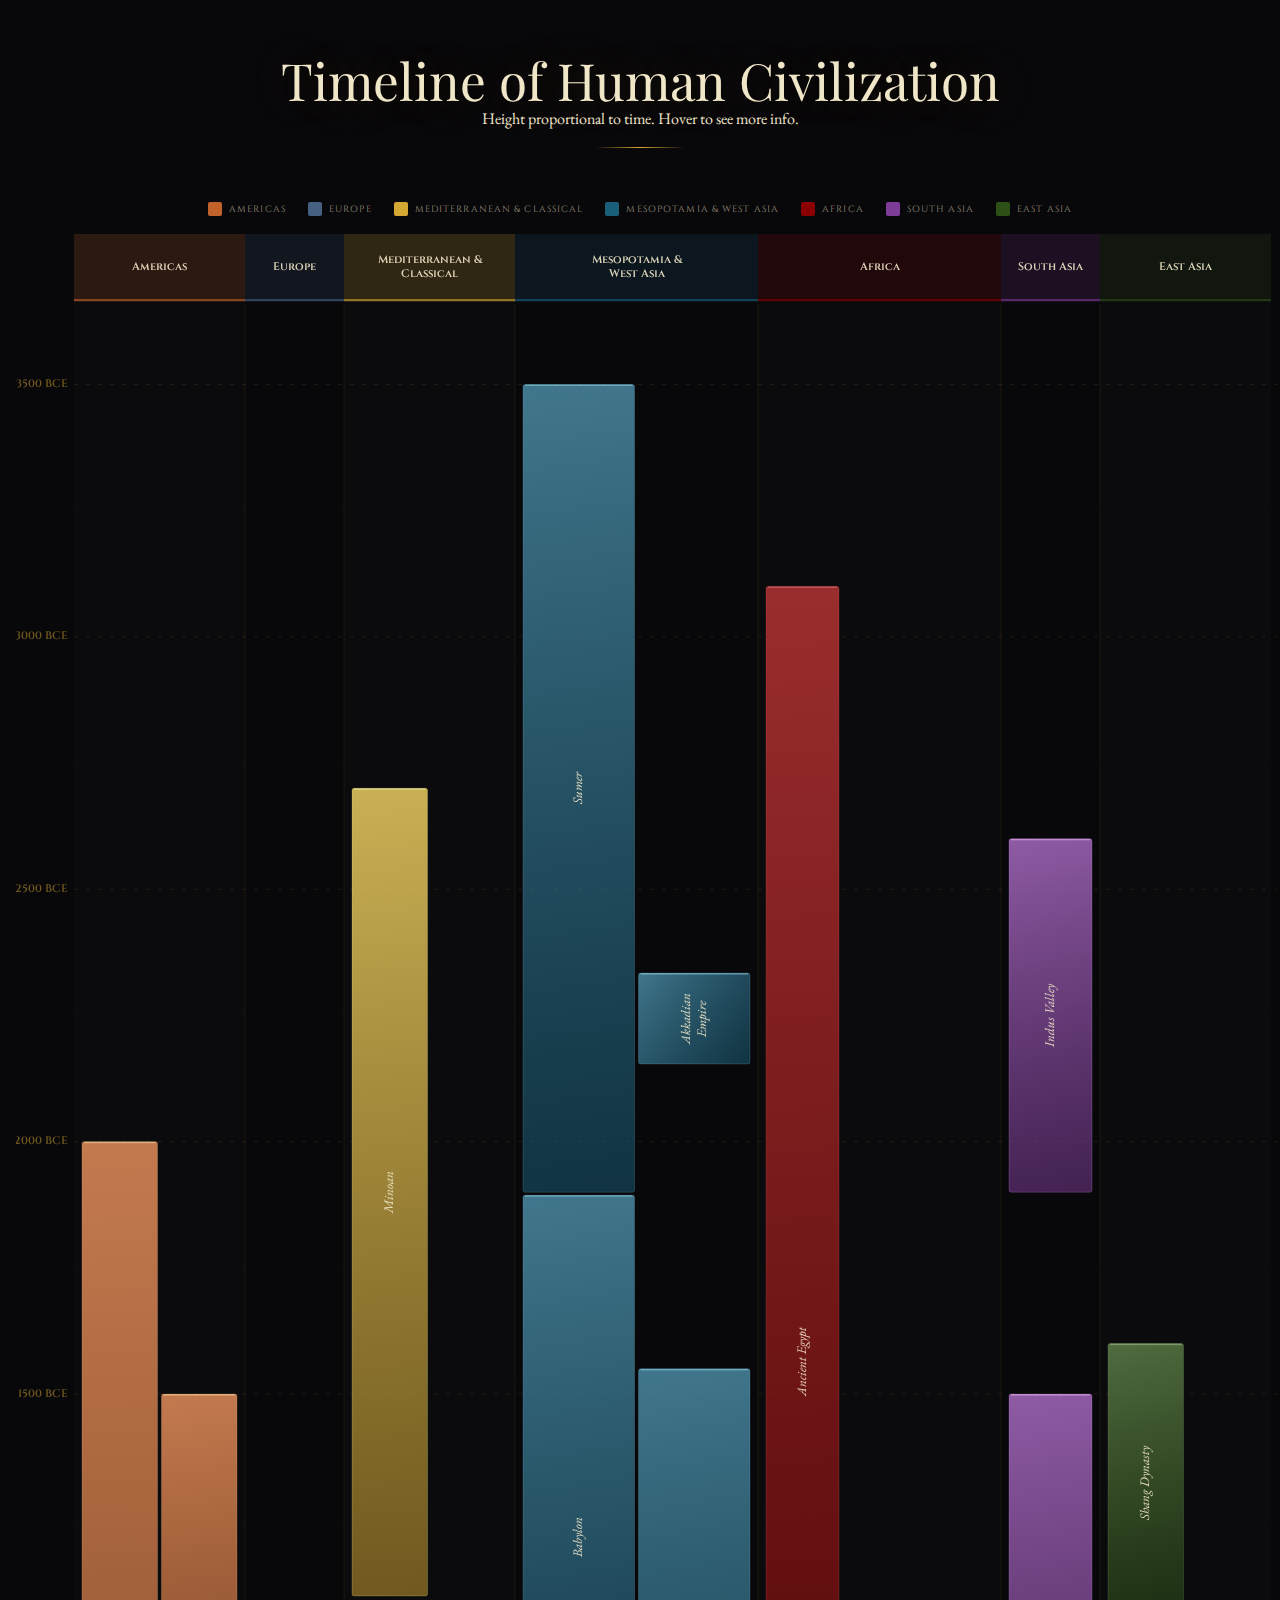
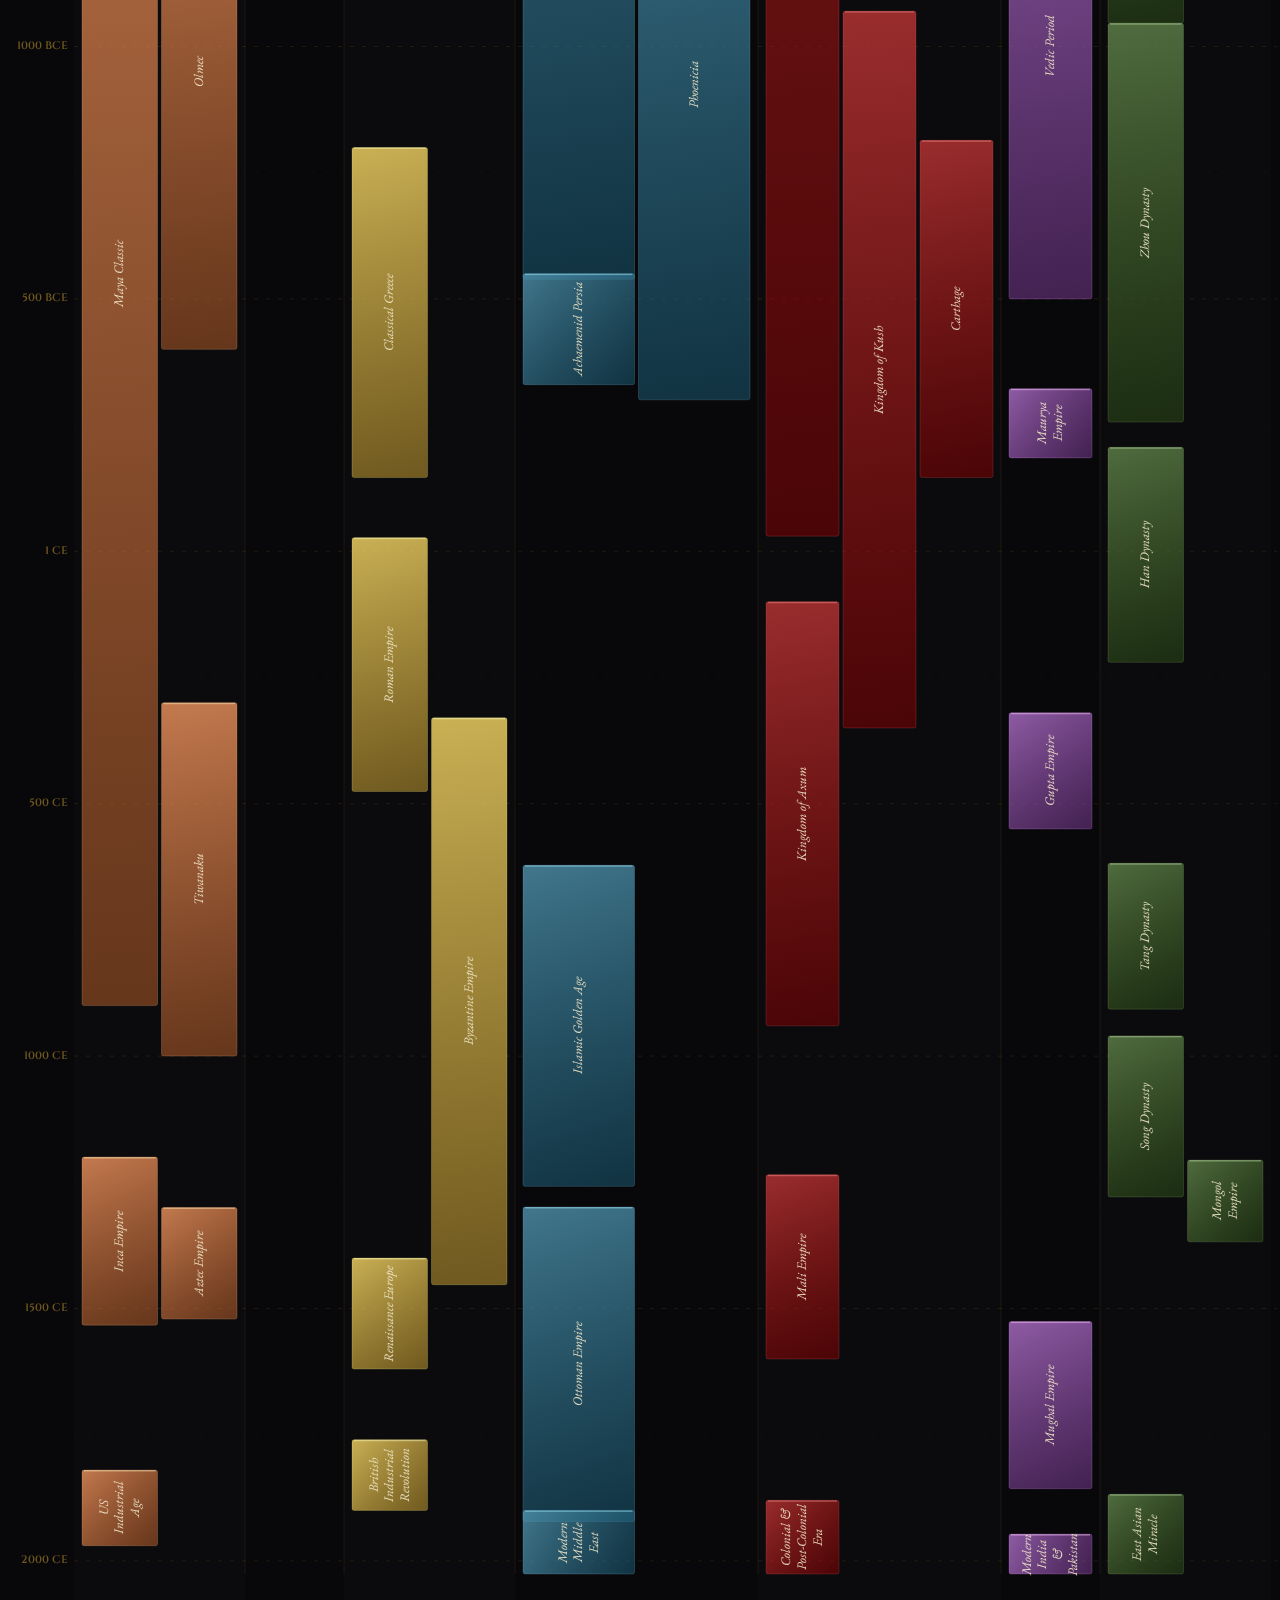
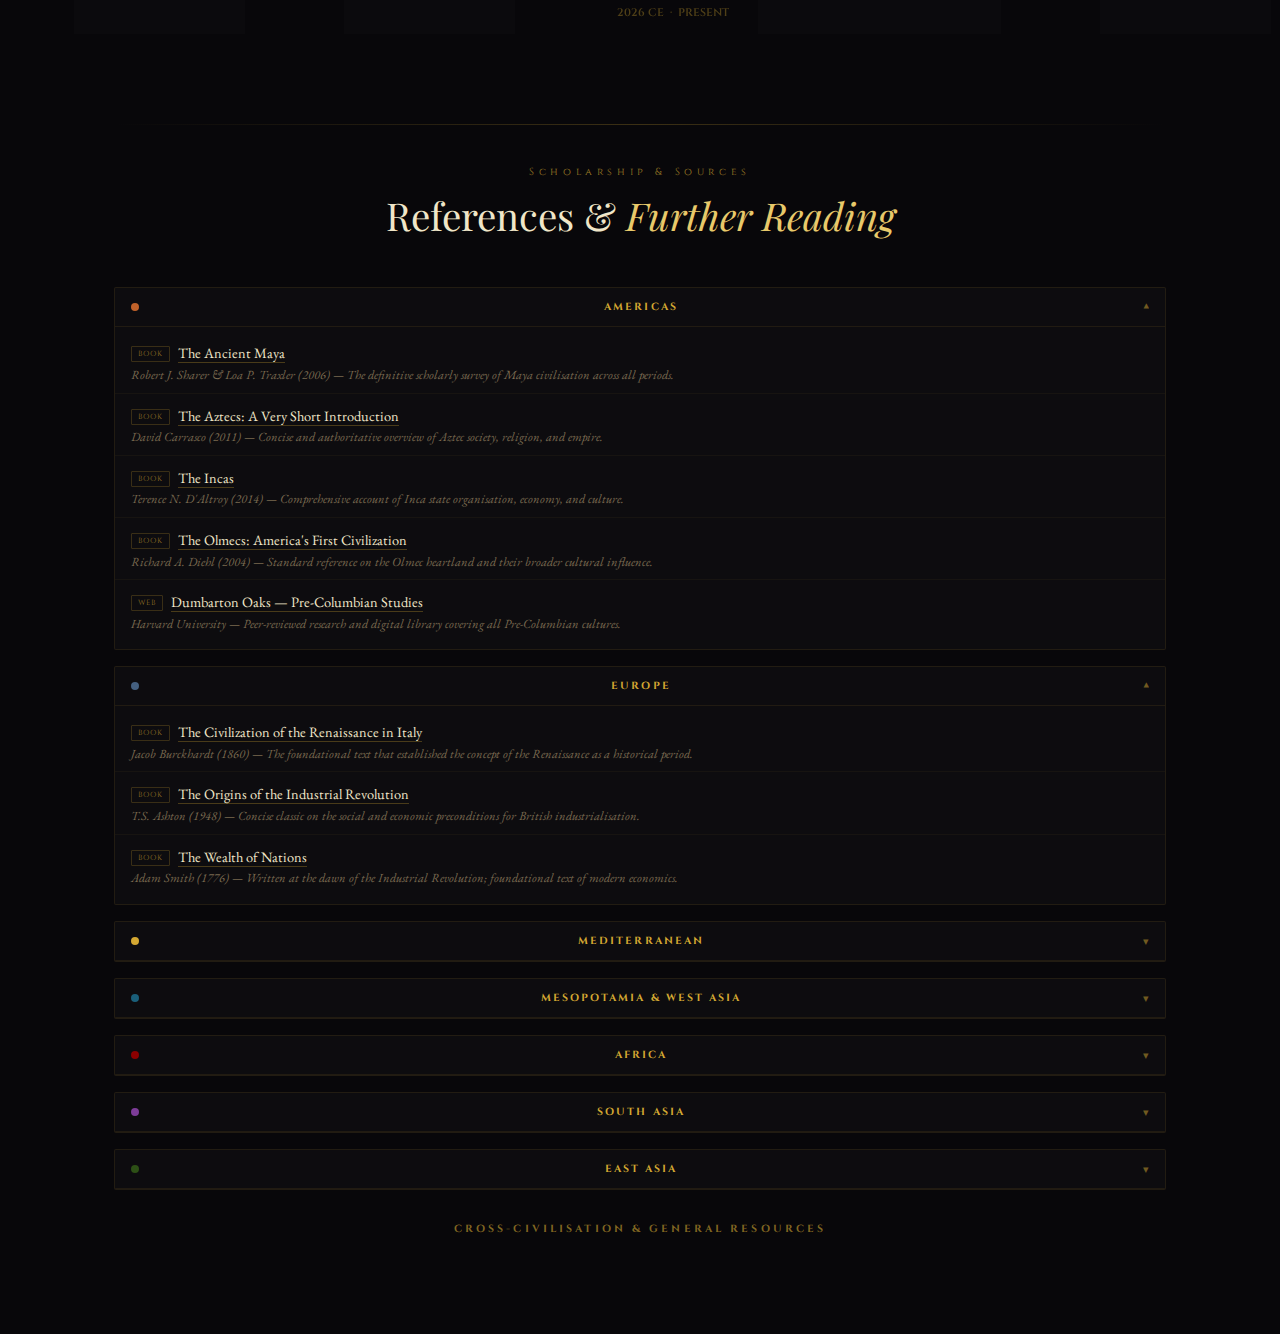
<file: index.html>
<!doctype html>
<html lang="en">
  <head>
    <meta charset="UTF-8" />
    <meta name="viewport" content="width=device-width, initial-scale=1.0" />
    <title>Civilizations — Geographic Streams Timeline</title>
    <link
      href="https://fonts.googleapis.com/css2?family=Playfair+Display:ital,wght@0,400;0,700;1,400&family=Cinzel:wght@400;600&family=EB+Garamond:ital,wght@0,400;1,400&display=swap"
      rel="stylesheet"
    />
    <link rel="stylesheet" href="style.css" />
  </head>
  <body>
    <header>
      <h1>Timeline of Human Civilization</h1>
      <p class="subtitle">
        Height proportional to time. Hover to see more info.
      </p>
      <div class="hdiv"></div>
    </header>

    <div class="legend" id="legend"></div>

    <div id="chart-outer">
      <canvas id="c"></canvas>
    </div>

    <div id="tt">
      <div class="tn"></div>
      <div class="td"></div>
      <div class="tb"></div>
      <div class="tg"></div>
      <div class="tc">
        <div class="tc-label">Further Reading</div>
        <div class="tc-items"></div>
      </div>
    </div>

    <section id="references">
      <div class="ref-header">
        <span class="eyebrow">Scholarship & Sources</span>
        <h2>References &amp; <em>Further Reading</em></h2>
      </div>

      <div class="ref-grid" id="ref-grid"></div>
      <div class="general-resources">
        <h3>Cross-civilisation &amp; General Resources</h3>
        <div class="res-grid" id="res-grid"></div>
      </div>
    </section>

    <script src="script.js"></script>
  </body>
</html>
</file>
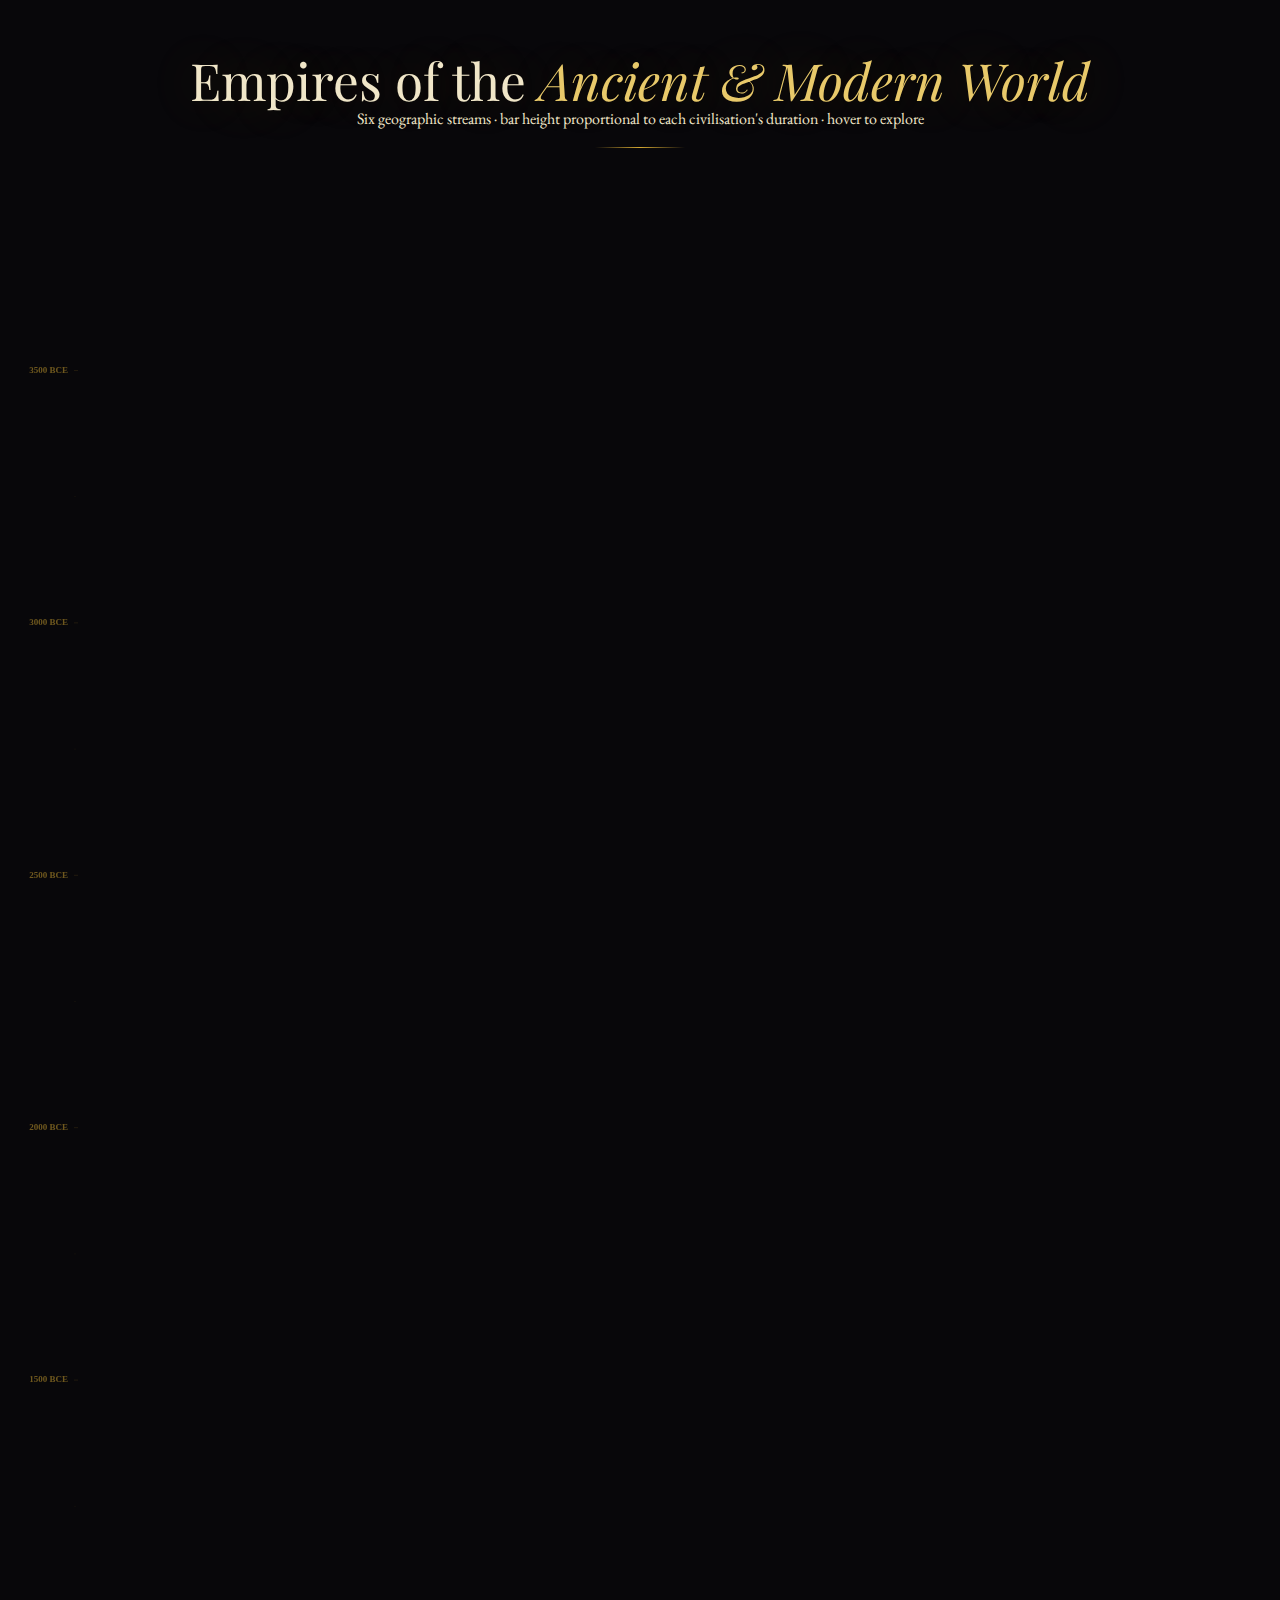
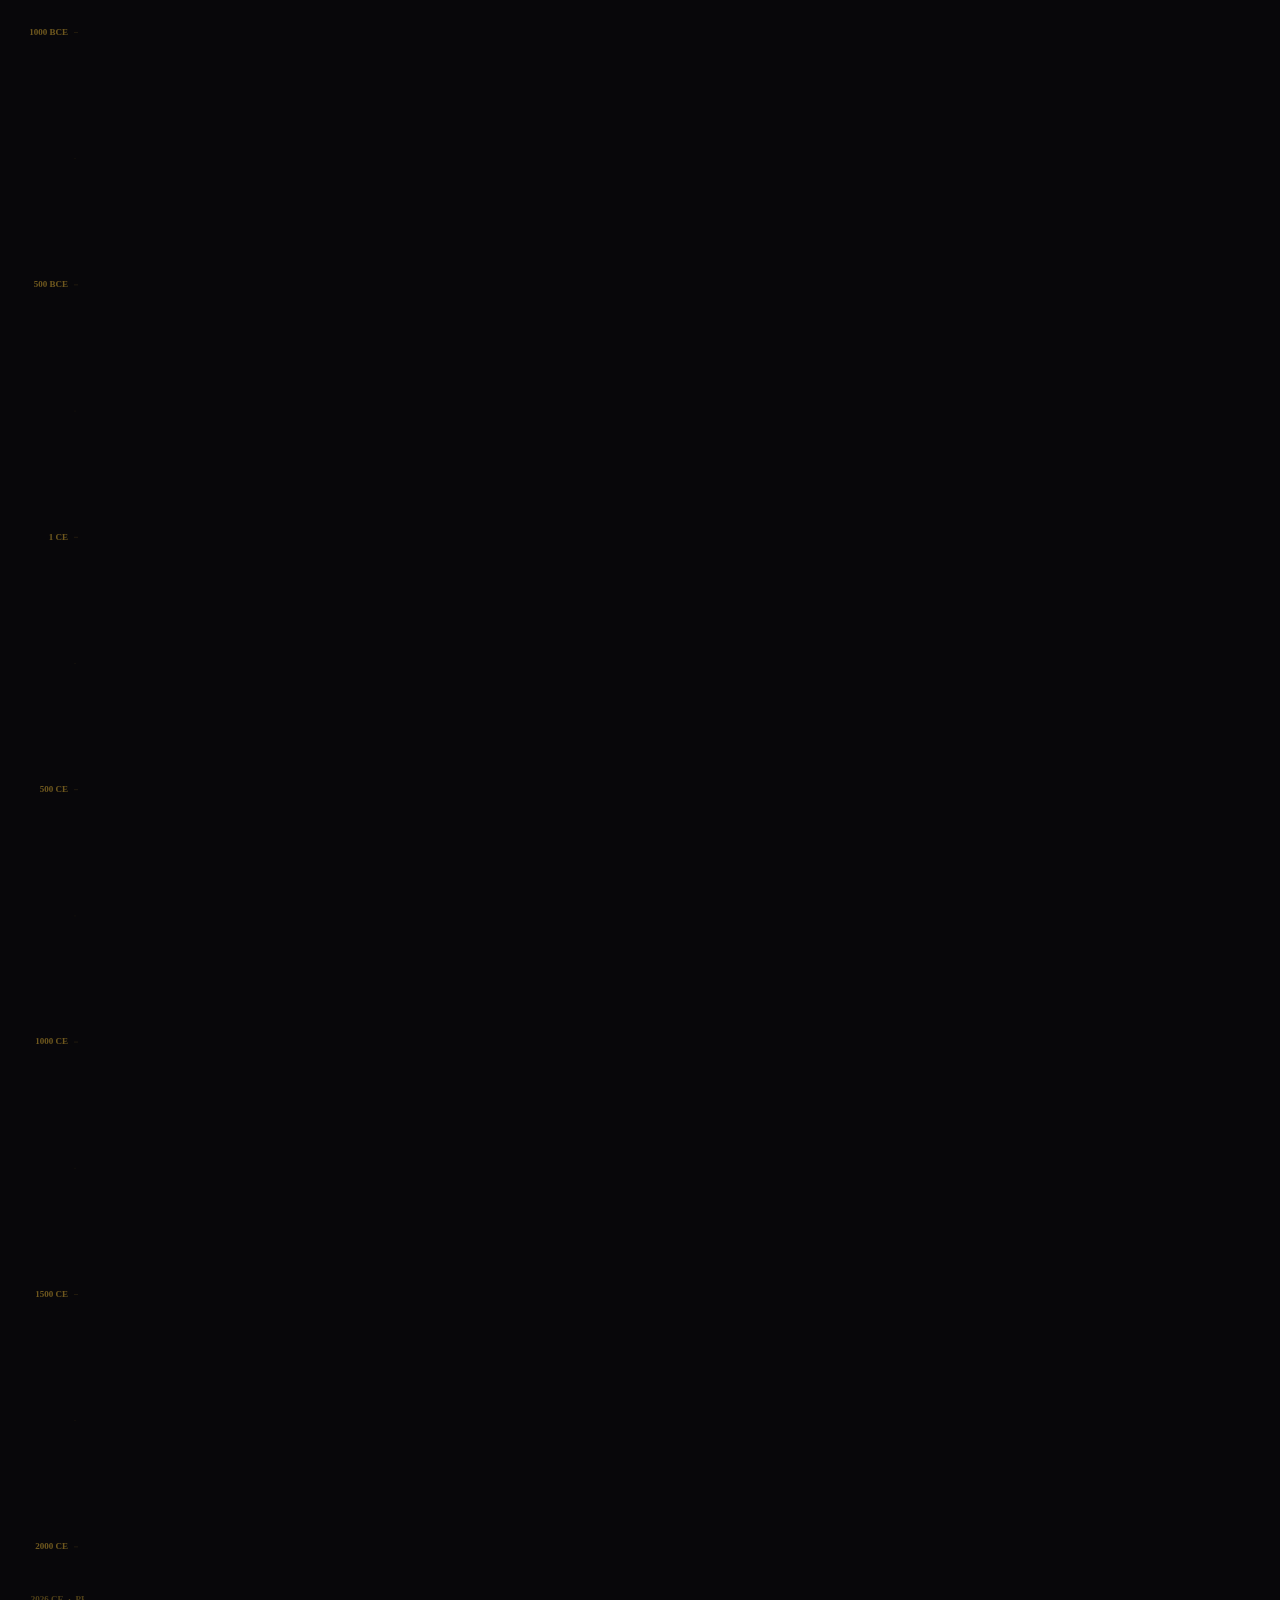
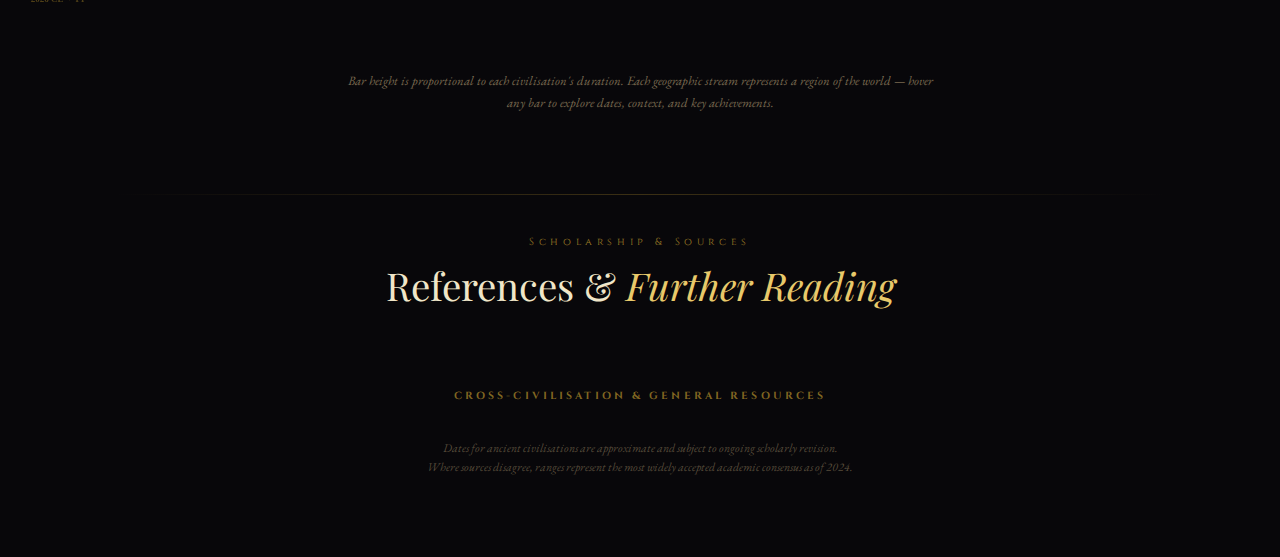
<file: civilizations.html>
<!doctype html>
<html lang="en">
  <head>
    <meta charset="UTF-8" />
    <meta name="viewport" content="width=device-width, initial-scale=1.0" />
    <title>Civilizations — Geographic Streams Timeline</title>
    <link
      href="https://fonts.googleapis.com/css2?family=Playfair+Display:ital,wght@0,400;0,700;1,400&family=Cinzel:wght@400;600&family=EB+Garamond:ital,wght@0,400;1,400&display=swap"
      rel="stylesheet"
    />
    <link rel="stylesheet" href="style.css" />
  </head>
  <body>
    <header>
      <h1>Empires of the <em>Ancient &amp; Modern World</em></h1>
      <p class="subtitle">
        Six geographic streams · bar height proportional to each civilisation's
        duration · hover to explore
      </p>
      <div class="hdiv"></div>
    </header>

    <div class="legend" id="legend"></div>

    <div id="chart-outer">
      <canvas id="c"></canvas>
    </div>

    <div id="tt">
      <div class="tn"></div>
      <div class="td"></div>
      <div class="tb"></div>
      <div class="tg"></div>
      <div class="tc">
        <div class="tc-label">Further Reading</div>
        <div class="tc-items"></div>
      </div>
    </div>

    <footer>
      Bar height is proportional to each civilisation's duration. Each
      geographic stream represents a region of the world — hover any bar to
      explore dates, context, and key achievements.
    </footer>

    <!-- ══════════════════════════════════════════════
     REFERENCES & FURTHER READING
══════════════════════════════════════════════ -->
    <section id="references">
      <div class="ref-header">
        <span class="eyebrow">Scholarship & Sources</span>
        <h2>References &amp; <em>Further Reading</em></h2>
      </div>

      <div class="ref-grid" id="ref-grid"></div>

      <!-- General / Cross-civilisation resources -->
      <div class="general-resources">
        <h3>Cross-civilisation &amp; General Resources</h3>
        <div class="res-grid" id="res-grid"></div>
      </div>

      <p class="note">
        Dates for ancient civilisations are approximate and subject to ongoing
        scholarly revision.<br />
        Where sources disagree, ranges represent the most widely accepted
        academic consensus as of 2024.
      </p>
    </section>

    <script>
      // ── Reference data ─────────────────────────────────────
      // Only entries with a direct relationship to civilisations shown in the chart.
      const REF_DATA = []; // data.json

      // ── Render references ──────────────────────────────────
      const refGrid = document.getElementById("ref-grid");
      REF_DATA.forEach((group) => {
        const div = document.createElement("div");
        div.className = "ref-group";
        div.innerHTML = `
    <div class="ref-group-header" onclick="this.parentElement.classList.toggle('open')">
      <div class="ref-swatch" style="background:${group.col}"></div>
      <div class="ref-group-title">${group.region}</div>
      <div class="ref-toggle">▾</div>
    </div>
    <div class="ref-list">
      ${group.refs
        .map(
          (r) => `
        <div class="ref-item">
          <div class="ref-item-top">
            <span class="ref-type">${r.type}</span>
            <span class="ref-title">${r.url ? `<a href="${r.url}" target="_blank" rel="noopener">${r.title}</a>` : r.title}</span>
          </div>
          <div class="ref-meta">${r.author} — ${r.note}</div>
        </div>`,
        )
        .join("")}
    </div>`;
        // Open first two by default
        if (REF_DATA.indexOf(group) < 2) div.classList.add("open");
        refGrid.appendChild(div);
      });

      const resGrid = document.getElementById("res-grid");
    </script>

    <script>
      const REGIONS = []; // data.json

      const CIVS = []; // data.json

      // ── Legend ─────────────────────────────────────
      const legendEl = document.getElementById("legend");
      REGIONS.forEach((r) => {
        const d = document.createElement("div");
        d.className = "leg-item";
        d.innerHTML = `<div class="leg-swatch" style="background:${r.col}"></div><span>${r.label.replace("\n", " ")}</span>`;
        legendEl.appendChild(d);
      });

      // ── Canvas setup ───────────────────────────────
      const canvas = document.getElementById("c");
      const ctx = canvas.getContext("2d");
      const tt = document.getElementById("tt");

      const T_START = -3600;
      const T_END = 2026;
      const T_SPAN = T_END - T_START;
      const CANVAS_H = 3000;
      const M_TOP = 100;
      const M_BOT = 60;
      const CHART_H = CANVAS_H - M_TOP - M_BOT;
      const AXIS_W = 58;
      const LANE_PAD = 8;
      const BAR_GAP = 4;
      const MIN_BAR_W = 38;

      function yearToY(y) {
        return M_TOP + ((y - T_START) / T_SPAN) * CHART_H;
      }

      function maxParallel(rid) {
        const civs = CIVS.filter((c) => c.region === rid);
        if (!civs.length) return 1;
        const evts = [];
        civs.forEach((c) => {
          evts.push([c.start, 1]);
          evts.push([c.end, -1]);
        });
        evts.sort((a, b) => a[0] - b[0] || a[1] - b[1]);
        let cur = 0,
          mx = 0;
        evts.forEach(([, d]) => {
          cur += d;
          if (cur > mx) mx = cur;
        });
        return Math.max(mx, 1);
      }

      const maxCols = Math.max(...REGIONS.map((r) => maxParallel(r.id)));
      const EQUAL_LANE_W = maxCols * (MIN_BAR_W + BAR_GAP) + LANE_PAD * 2;
      const laneWidths = REGIONS.map(() => EQUAL_LANE_W);

      function laneX(i) {
        let x = AXIS_W;
        for (let j = 0; j < i; j++) x += laneWidths[j];
        return x;
      }

      const TOTAL_W = laneWidths.reduce((a, b) => a + b, 0);
      const CANVAS_W = AXIS_W + TOTAL_W + 10;

      let hitBoxes = [];

      function hexRgb(hex) {
        return {
          r: parseInt(hex.slice(1, 3), 16),
          g: parseInt(hex.slice(3, 5), 16),
          b: parseInt(hex.slice(5, 7), 16),
        };
      }

      function rRect(x, y, w, h, r) {
        r = Math.min(r, w / 2, h / 2);
        ctx.beginPath();
        ctx.moveTo(x + r, y);
        ctx.lineTo(x + w - r, y);
        ctx.quadraticCurveTo(x + w, y, x + w, y + r);
        ctx.lineTo(x + w, y + h - r);
        ctx.quadraticCurveTo(x + w, y + h, x + w - r, y + h);
        ctx.lineTo(x + r, y + h);
        ctx.quadraticCurveTo(x, y + h, x, y + h - r);
        ctx.lineTo(x, y + r);
        ctx.quadraticCurveTo(x, y, x + r, y);
        ctx.closePath();
      }

      function draw() {
        canvas.width = CANVAS_W;
        canvas.height = CANVAS_H;

        // Background
        ctx.fillStyle = "#08070a";
        ctx.fillRect(0, 0, CANVAS_W, CANVAS_H);

        // Year axis ticks
        const ticks = [];
        for (let y = -3500; y <= 2000; y += 250) ticks.push(y);
        ticks.forEach((yr) => {
          const cy = yearToY(yr);
          const major = yr % 500 === 0;

          ctx.strokeStyle = major
            ? "rgba(212,168,50,0.12)"
            : "rgba(212,168,50,0.05)";
          ctx.lineWidth = 1;
          ctx.setLineDash(major ? [4, 8] : [2, 12]);
          ctx.beginPath();
          ctx.moveTo(AXIS_W, cy);
          ctx.lineTo(CANVAS_W - 4, cy);
          ctx.stroke();
          ctx.setLineDash([]);

          if (major) {
            ctx.fillStyle = "rgba(212,168,50,0.5)";
            ctx.font = "600 9px Cinzel, serif";
            ctx.textAlign = "right";
            ctx.textBaseline = "middle";
            const lbl =
              yr < 0 ? `${Math.abs(yr)} BCE` : yr === 0 ? "1 CE" : `${yr} CE`;
            ctx.fillText(lbl, AXIS_W - 6, cy);
          }
        });

        // Lane backgrounds + headers
        REGIONS.forEach((region, i) => {
          const lx = laneX(i);
          const lw = laneWidths[i];
          const cx = lx + lw / 2;

          // subtle alternating fill
          ctx.fillStyle =
            i % 2 === 0 ? "rgba(255,255,255,0.014)" : "transparent";
          ctx.fillRect(lx, 0, lw, CANVAS_H);

          // separator line
          if (i > 0) {
            ctx.strokeStyle = "rgba(212,168,50,0.1)";
            ctx.lineWidth = 1;
            ctx.beginPath();
            ctx.moveTo(lx, 70);
            ctx.lineTo(lx, CANVAS_H - M_BOT);
            ctx.stroke();
          }

          // header box
          const rgb = hexRgb(region.col);
          ctx.fillStyle = `rgba(${rgb.r},${rgb.g},${rgb.b},0.18)`;
          ctx.fillRect(lx, 0, lw, 68);

          // header bottom accent
          ctx.fillStyle = `rgba(${rgb.r},${rgb.g},${rgb.b},0.6)`;
          ctx.fillRect(lx, 65, lw, 2);

          // header text
          ctx.fillStyle = `rgba(${rgb.r + 60},${rgb.g + 60},${rgb.b + 60},1)`;
          ctx.font = "600 9.5px Cinzel, serif";
          ctx.textAlign = "center";
          ctx.textBaseline = "middle";
          const lines = region.label.split("\n");
          const lineH = 14;
          const startY = 34 - ((lines.length - 1) * lineH) / 2;
          lines.forEach((ln, li) => ctx.fillText(ln, cx, startY + li * lineH));
        });

        // Draw bars
        hitBoxes = [];

        REGIONS.forEach((region, ri) => {
          const lx = laneX(ri) + LANE_PAD;
          const lw = laneWidths[ri] - LANE_PAD * 2;
          const civs = CIVS.filter((c) => c.region === region.id).sort(
            (a, b) => a.start - b.start,
          );

          // Greedy column packing
          const cols = [];
          civs.forEach((civ) => {
            let placed = false;
            for (let ci = 0; ci < cols.length; ci++) {
              if (civ.start >= cols[ci][cols[ci].length - 1].end - 30) {
                cols[ci].push(civ);
                placed = true;
                break;
              }
            }
            if (!placed) cols.push([civ]);
          });

          const nc = cols.length || 1;
          const barW = (lw - BAR_GAP * (nc - 1)) / nc;

          cols.forEach((col, ci) => {
            const bx = lx + ci * (barW + BAR_GAP);
            col.forEach((civ) => {
              const by = yearToY(civ.start);
              const ey = yearToY(civ.end);
              const bh = Math.max(ey - by, 7);

              const rgb = hexRgb(region.col);
              const lg = ctx.createLinearGradient(bx, by, bx + barW, by + bh);
              lg.addColorStop(
                0,
                `rgba(${rgb.r + 55},${rgb.g + 55},${rgb.b + 55},0.78)`,
              );
              lg.addColorStop(1, `rgba(${rgb.r},${rgb.g},${rgb.b},0.5)`);

              ctx.fillStyle = lg;
              rRect(bx, by, barW, bh, 2);
              ctx.fill();

              // Border
              ctx.strokeStyle = `rgba(${rgb.r + 100},${rgb.g + 100},${rgb.b + 100},0.28)`;
              ctx.lineWidth = 0.75;
              rRect(bx, by, barW, bh, 2);
              ctx.stroke();

              // Top glow
              ctx.fillStyle = `rgba(${rgb.r + 140},${rgb.g + 140},${rgb.b + 140},0.45)`;
              ctx.fillRect(bx + 2, by, barW - 4, 1.5);

              // Rotated name
              if (bh > 16) {
                ctx.save();
                ctx.translate(bx + barW / 2, by + bh / 2);
                ctx.rotate(-Math.PI / 2);
                const fs = Math.min(11, Math.max(7, barW * 0.36));
                ctx.font = `italic ${fs}px EB Garamond, serif`;
                ctx.fillStyle = "rgba(240,230,200,0.92)";
                ctx.textAlign = "center";
                ctx.textBaseline = "middle";
                let lbl = civ.name;
                const maxPx = bh - 10;
                while (
                  ctx.measureText(lbl + "…").width > maxPx &&
                  lbl.length > 2
                )
                  lbl = lbl.slice(0, -1);
                if (lbl !== civ.name) lbl += "…";
                ctx.fillText(lbl, 0, 0);
                ctx.restore();
              }

              hitBoxes.push({
                x1: bx,
                y1: by,
                x2: bx + barW,
                y2: by + bh,
                civ,
              });
            });
          });
        });

        // Bottom axis label
        ctx.fillStyle = "rgba(212,168,50,0.35)";
        ctx.font = "600 9px Cinzel, serif";
        ctx.textAlign = "center";
        ctx.fillText(
          "2026 CE  ·  PRESENT",
          AXIS_W + TOTAL_W / 2,
          CANVAS_H - 20,
        );
      }

      // ── Tooltip ───────────────────────────────────
      canvas.addEventListener("mousemove", (e) => {
        const rect = canvas.getBoundingClientRect();
        const sx = canvas.width / rect.width;
        const sy = canvas.height / rect.height;
        const mx = (e.clientX - rect.left) * sx;
        const my = (e.clientY - rect.top) * sy;

        let hit = null;
        for (const hb of hitBoxes) {
          if (mx >= hb.x1 && mx <= hb.x2 && my >= hb.y1 && my <= hb.y2) {
            hit = hb.civ;
            break;
          }
        }

        if (hit) {
          canvas.style.cursor = "pointer";
          const sl =
            hit.start < 0 ? `${Math.abs(hit.start)} BCE` : `${hit.start} CE`;
          const el =
            hit.end >= 2025
              ? "Present"
              : hit.end < 0
                ? `${Math.abs(hit.end)} BCE`
                : `${hit.end} CE`;
          const dur = hit.end - hit.start;
          tt.querySelector(".tn").textContent = hit.name;
          tt.querySelector(".td").textContent =
            `${sl} – ${el}  ·  c.${dur} years`;
          tt.querySelector(".tb").textContent = hit.desc;
          tt.querySelector(".tg").innerHTML = hit.tags
            .map((t) => `<span>${t}</span>`)
            .join("");
          const tcEl = tt.querySelector(".tc");
          const tcItems = tt.querySelector(".tc-items");
          if (hit.refs && hit.refs.length) {
            tcItems.innerHTML = hit.refs
              .map(
                (r) =>
                  `<div class="tc-item"><a href="${r.url}" target="_blank" rel="noopener">${r.title}</a> — ${r.author}</div>`,
              )
              .join("");
            tcEl.style.display = "block";
          } else {
            tcEl.style.display = "none";
          }
          let tx = e.clientX + 18,
            ty = e.clientY - 12;
          if (tx + 310 > window.innerWidth) tx = e.clientX - 308;
          if (ty + 230 > window.innerHeight) ty = e.clientY - 230;
          tt.style.left = tx + "px";
          tt.style.top = ty + "px";
          tt.classList.add("show");
        } else {
          canvas.style.cursor = "crosshair";
          tt.classList.remove("show");
        }
      });
      canvas.addEventListener("mouseleave", () => tt.classList.remove("show"));

      draw();
    </script>
  </body>
</html>
</file>
<file: style.css>
* {
  box-sizing: border-box;
  margin: 0;
  padding: 0;
}
:root {
  --bg: #08070a;
  --cream: #f0e6c8;
  --gold: #d4a832;
  --text-dim: #7a6a50;
}
body {
  background: var(--bg);
  color: var(--cream);
  font-family: "EB Garamond", serif;
}
header {
  text-align: center;
  padding: 52px 20px 32px;
}
.eyebrow {
  font-family: "Cinzel", serif;
  font-size: 0.64rem;
  letter-spacing: 0.45em;
  color: var(--gold);
  opacity: 0.75;
  margin-bottom: 12px;
}
header h1 {
  font-family: "Playfair Display", serif;
  font-size: clamp(1.9rem, 4vw, 3.4rem);
  font-weight: 400;
  color: var(--cream);
  text-shadow: 0 0 50px rgba(212, 168, 50, 0.22);
  line-height: 1.1;
}
header h1 em {
  color: #e8c96a;
  font-style: italic;
}
.hdiv {
  width: 90px;
  height: 1px;
  background: linear-gradient(90deg, transparent, var(--gold), transparent);
  margin: 18px auto 0;
}

.legend {
  display: flex;
  flex-wrap: wrap;
  justify-content: center;
  gap: 10px 22px;
  padding: 22px 24px 8px;
  max-width: 1100px;
  margin: 0 auto;
}
.leg-item {
  display: flex;
  align-items: center;
  gap: 7px;
  font-family: "Cinzel", serif;
  font-size: 0.58rem;
  letter-spacing: 0.12em;
  color: rgba(240, 230, 200, 0.6);
  text-transform: uppercase;
}
.leg-swatch {
  width: 14px;
  height: 14px;
  border-radius: 2px;
}

.scroll-hint {
  text-align: center;
  font-family: "Cinzel", serif;
  font-size: 0.58rem;
  letter-spacing: 0.3em;
  color: rgba(212, 168, 50, 0.38);
  padding: 12px 0 6px;
}

#chart-outer {
  overflow-x: auto;
  padding: 10px 16px 40px;
}
canvas {
  display: block;
  cursor: crosshair;
}

#tt {
  position: fixed;
  pointer-events: none;
  background: rgba(8, 7, 10, 0.97);
  border: 1px solid rgba(212, 168, 50, 0.38);
  padding: 14px 18px;
  max-width: 290px;
  z-index: 999;
  opacity: 0;
  transition: opacity 0.12s;
  border-radius: 2px;
  box-shadow: 0 8px 32px rgba(0, 0, 0, 0.7);
}
#tt.pinned {
  pointer-events: auto;
}
#tt.show {
  opacity: 1;
}
#tt .tn {
  font-family: "Playfair Display", serif;
  font-size: 1rem;
  font-weight: 700;
  color: var(--cream);
  margin-bottom: 3px;
}
#tt .td {
  font-family: "Cinzel", serif;
  font-size: 0.57rem;
  letter-spacing: 0.12em;
  color: var(--gold);
  margin-bottom: 8px;
}
#tt .tb {
  font-size: 0.82rem;
  line-height: 1.55;
  color: rgba(240, 230, 200, 0.72);
}
#tt .tg {
  display: flex;
  flex-wrap: wrap;
  gap: 4px;
  margin-top: 9px;
}
#tt .tg span {
  font-family: "Cinzel", serif;
  font-size: 0.5rem;
  letter-spacing: 0.1em;
  padding: 2px 7px;
  border: 1px solid rgba(212, 168, 50, 0.28);
  color: var(--gold);
  opacity: 0.82;
}
#tt .tc {
  margin-top: 11px;
  padding-top: 10px;
  border-top: 1px solid rgba(212, 168, 50, 0.12);
  display: none;
}
#tt .tc-label {
  font-family: "Cinzel", serif;
  font-size: 0.5rem;
  letter-spacing: 0.22em;
  color: rgba(212, 168, 50, 0.5);
  text-transform: uppercase;
  margin-bottom: 5px;
}
#tt .tc-item {
  font-size: 0.78rem;
  color: rgba(240, 230, 200, 0.55);
  line-height: 1.5;
}
#tt .tc-item a {
  color: rgba(212, 168, 50, 0.75);
  text-decoration: none;
  border-bottom: 1px solid rgba(212, 168, 50, 0.2);
  transition: color 0.15s;
  pointer-events: all;
}
#tt .tc-item a:hover {
  color: #e8c96a;
  border-bottom-color: rgba(212, 168, 50, 0.6);
}

footer {
  text-align: center;
  padding: 10px 24px 30px;
  font-size: 0.8rem;
  font-style: italic;
  color: var(--text-dim);
  line-height: 1.7;
  max-width: 640px;
  margin: 0 auto;
}

/* ── References section ── */
#references {
  max-width: 1100px;
  margin: 0 auto;
  padding: 0 24px 80px;
}

.ref-header {
  text-align: center;
  padding: 50px 0 36px;
  position: relative;
}
.ref-header::before {
  content: "";
  display: block;
  width: 100%;
  height: 1px;
  background: linear-gradient(
    90deg,
    transparent,
    rgba(212, 168, 50, 0.25),
    transparent
  );
  margin-bottom: 40px;
}
.ref-header .eyebrow {
  font-family: "Cinzel", serif;
  font-size: 0.64rem;
  letter-spacing: 0.45em;
  color: var(--gold);
  opacity: 0.7;
  margin-bottom: 10px;
  display: block;
}
.ref-header h2 {
  font-family: "Playfair Display", serif;
  font-size: clamp(1.6rem, 3vw, 2.4rem);
  font-weight: 400;
  color: var(--cream);
}
.ref-header h2 em {
  color: #e8c96a;
  font-style: italic;
}

.ref-grid {
  display: flex;
  flex-direction: column;
  gap: 16px;
  margin-top: 10px;
  width: 100%;
}

.ref-group {
  background: rgba(255, 255, 255, 0.025);
  border: 1px solid rgba(212, 168, 50, 0.1);
  border-radius: 2px;
  overflow: hidden;
  transition: border-color 0.3s;
}

.ref-group {
  width: 100%;
}
.ref-group:hover {
  border-color: rgba(212, 168, 50, 0.28);
}

.ref-group-header {
  display: flex;
  align-items: center;
  gap: 10px;
  padding: 12px 16px;
  border-bottom: 1px solid rgba(212, 168, 50, 0.1);
  cursor: pointer;
  user-select: none;
}
.ref-group-header:hover {
  background: rgba(212, 168, 50, 0.04);
}

.ref-swatch {
  width: 8px;
  height: 8px;
  border-radius: 50%;
  flex-shrink: 0;
}
.ref-group-title {
  font-family: "Cinzel", serif;
  font-size: 0.65rem;
  letter-spacing: 0.2em;
  color: var(--gold);
  text-transform: uppercase;
  flex: 1;
}
.ref-toggle {
  font-size: 0.7rem;
  color: rgba(212, 168, 50, 0.5);
  transition: transform 0.25s;
}
.ref-group.open .ref-toggle {
  transform: rotate(180deg);
}

.ref-list {
  max-height: 0;
  overflow: hidden;
  padding: 0 0 0;
  transition:
    max-height 0.32s ease,
    padding 0.28s ease;
}
.ref-group.open .ref-list {
  max-height: 640px; /* large enough for expanded content */
  padding: 4px 0 8px;
}

.ref-item {
  padding: 9px 16px;
  border-bottom: 1px solid rgba(212, 168, 50, 0.05);
}
.ref-item:last-child {
  border-bottom: none;
}

.ref-item-top {
  display: flex;
  align-items: flex-start;
  gap: 8px;
  margin-bottom: 3px;
}
.ref-type {
  font-family: "Cinzel", serif;
  font-size: 0.47rem;
  letter-spacing: 0.12em;
  padding: 2px 6px;
  border: 1px solid rgba(212, 168, 50, 0.22);
  color: rgba(212, 168, 50, 0.7);
  border-radius: 1px;
  text-transform: uppercase;
  white-space: nowrap;
  flex-shrink: 0;
  margin-top: 2px;
}
.ref-title {
  font-family: "EB Garamond", serif;
  font-size: 0.9rem;
  color: var(--cream);
  line-height: 1.3;
}
.ref-title a {
  color: var(--cream);
  text-decoration: none;
  border-bottom: 1px solid rgba(212, 168, 50, 0.3);
  transition:
    border-color 0.2s,
    color 0.2s;
}
.ref-title a:hover {
  color: #e8c96a;
  border-bottom-color: rgba(212, 168, 50, 0.7);
}
.ref-meta {
  font-size: 0.78rem;
  color: var(--text-dim);
  font-style: italic;
  line-height: 1.4;
  padding-left: 0;
}

/* General resources section */
.general-resources {
  margin-top: 32px;
}
.general-resources h3 {
  font-family: "Cinzel", serif;
  font-size: 0.65rem;
  letter-spacing: 0.3em;
  color: rgba(212, 168, 50, 0.6);
  text-transform: uppercase;
  text-align: center;
  margin-bottom: 18px;
}
.res-card {
  background: rgba(255, 255, 255, 0.02);
  border: 1px solid rgba(212, 168, 50, 0.1);
  border-radius: 2px;
  padding: 14px 16px;
  transition:
    border-color 0.25s,
    background 0.25s;
}
.res-card:hover {
  border-color: rgba(212, 168, 50, 0.3);
  background: rgba(212, 168, 50, 0.04);
}
.res-card-type {
  font-family: "Cinzel", serif;
  font-size: 0.47rem;
  letter-spacing: 0.14em;
  color: rgba(212, 168, 50, 0.65);
  text-transform: uppercase;
  margin-bottom: 6px;
}
.res-card-title {
  font-family: "EB Garamond", serif;
  font-size: 0.92rem;
  color: var(--cream);
  margin-bottom: 4px;
}
.res-card-title a {
  color: var(--cream);
  text-decoration: none;
  border-bottom: 1px solid rgba(212, 168, 50, 0.28);
  transition:
    color 0.2s,
    border-color 0.2s;
}
.res-card-title a:hover {
  color: #e8c96a;
  border-bottom-color: rgba(212, 168, 50, 0.7);
}
.res-card-desc {
  font-size: 0.78rem;
  color: var(--text-dim);
  font-style: italic;
  line-height: 1.45;
}

.note {
  text-align: center;
  font-size: 0.75rem;
  font-style: italic;
  color: rgba(122, 106, 80, 0.7);
  margin-top: 36px;
  line-height: 1.6;
}
</file>
